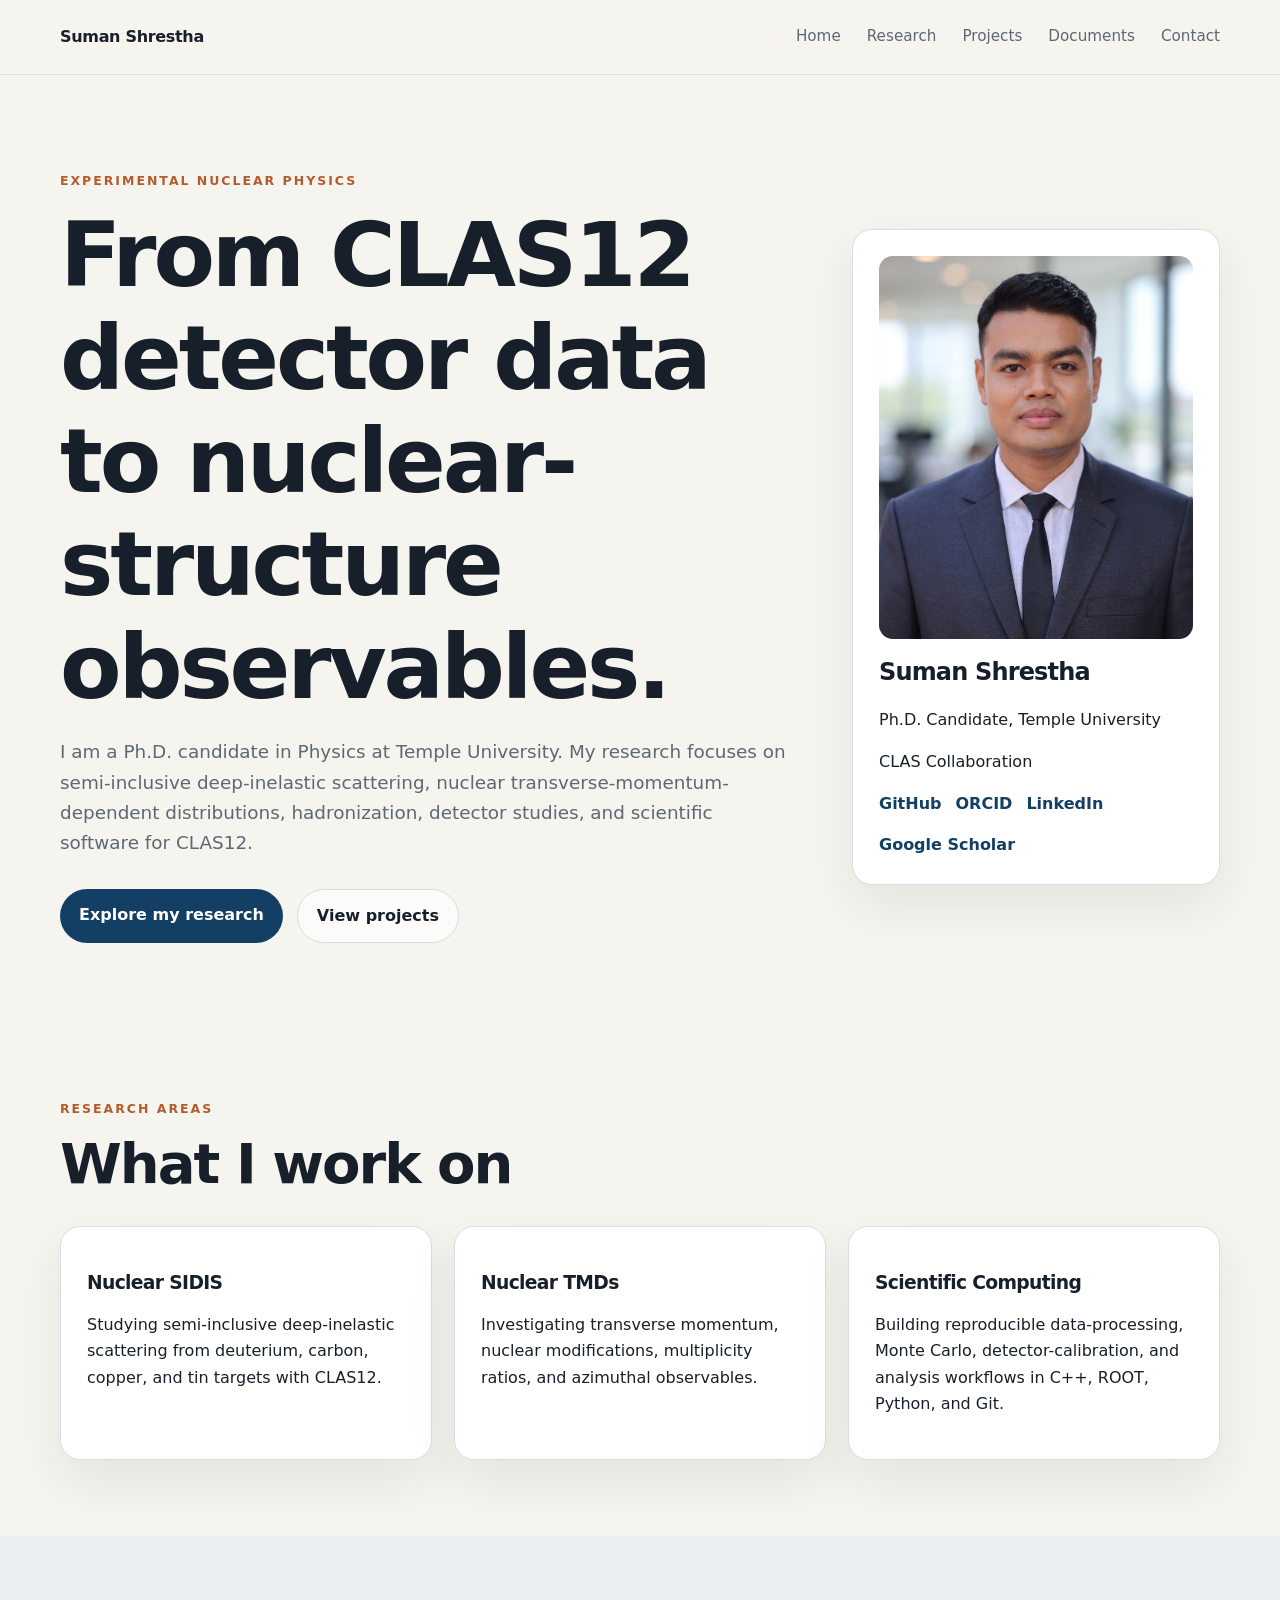
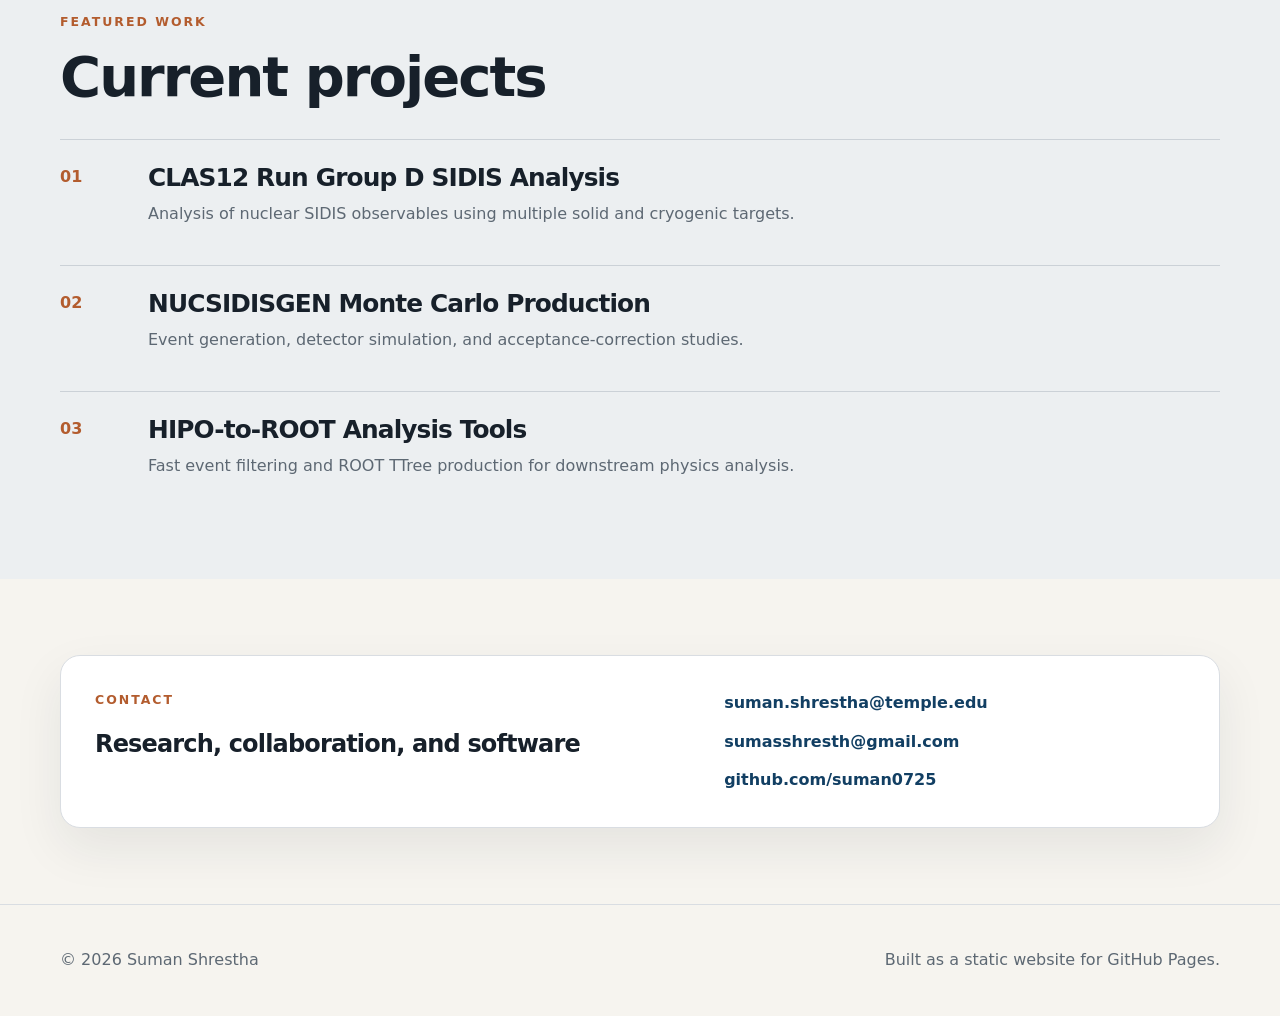
<file: index.html>
<!DOCTYPE html>
<html lang="en">
<head>
  <meta charset="UTF-8" />
  <meta name="viewport" content="width=device-width, initial-scale=1.0" />
  <meta name="description" content="Suman Shrestha — Experimental Nuclear Physics, CLAS12, SIDIS, and scientific computing." />
  <title>Suman Shrestha | Experimental Nuclear Physics</title>
  <link rel="stylesheet" href="style.css" />
  <script defer src="script.js"></script>
</head>
<body>
  <header class="site-header">
    <div class="container nav-wrap">
      <a class="brand" href="index.html">Suman Shrestha</a>
      <button class="menu-button" aria-label="Open navigation" aria-expanded="false">☰</button>
      <nav class="nav-links">
        <a href="index.html">Home</a>
        <a href="research.html">Research</a>
        <a href="projects.html">Projects</a>
        <a href="documents.html">Documents</a>
        <a href="#contact">Contact</a>
      </nav>
    </div>
  </header>

  <main>
    <section class="hero">
      <div class="container hero-grid">
        <div>
          <p class="eyebrow">Experimental Nuclear Physics</p>
          <h1>From CLAS12 detector data to nuclear-structure observables.</h1>
          <p class="hero-text">
            I am a Ph.D. candidate in Physics at Temple University. My research focuses on
            semi-inclusive deep-inelastic scattering, nuclear transverse-momentum-dependent
            distributions, hadronization, detector studies, and scientific software for CLAS12.
          </p>
          <div class="button-row">
            <a class="button primary" href="research.html">Explore my research</a>
            <a class="button secondary" href="projects.html">View projects</a>
          </div>
        </div>

        <aside class="profile-card">
          <img class="profile-photo" src="profile.png" alt="Suman Shrestha">
	  <h2>Suman Shrestha</h2>
          <p>Ph.D. Candidate, Temple University</p>
          <p>CLAS Collaboration</p>
          <div class="profile-links">
            <a href="https://github.com/suman0725" target="_blank" rel="noopener">GitHub</a>
  	    <a href="https://orcid.org/0009-0006-7905-6278" target="_blank" rel="noopener">ORCID</a>
  	    <a href="https://www.linkedin.com/in/sumanshrestha1995/" target="_blank" rel="noopener">LinkedIn</a>
  	    <a href="https://scholar.google.com/citations?user=LTWKIpQAAAAJ&hl=en" target="_blank" rel="noopener">Google Scholar</a>
          </div>
        </aside>
      </div>
    </section>

    <section class="section">
      <div class="container">
        <p class="eyebrow">Research areas</p>
        <h2 class="section-title">What I work on</h2>
        <div class="card-grid">
          <article class="card">
            <h3>Nuclear SIDIS</h3>
            <p>
              Studying semi-inclusive deep-inelastic scattering from deuterium, carbon,
              copper, and tin targets with CLAS12.
            </p>
          </article>
          <article class="card">
            <h3>Nuclear TMDs</h3>
            <p>
              Investigating transverse momentum, nuclear modifications, multiplicity ratios,
              and azimuthal observables.
            </p>
          </article>
          <article class="card">
            <h3>Scientific Computing</h3>
            <p>
              Building reproducible data-processing, Monte Carlo, detector-calibration, and
              analysis workflows in C++, ROOT, Python, and Git.
            </p>
          </article>
        </div>
      </div>
    </section>

    <section class="section alt">
      <div class="container">
        <p class="eyebrow">Featured work</p>
        <h2 class="section-title">Current projects</h2>
        <div class="feature-list">
          <a class="feature-item" href="projects.html#rgd">
            <span>01</span>
            <div>
              <h3>CLAS12 Run Group D SIDIS Analysis</h3>
              <p>Analysis of nuclear SIDIS observables using multiple solid and cryogenic targets.</p>
            </div>
          </a>
          <a class="feature-item" href="projects.html#mc">
            <span>02</span>
            <div>
              <h3>NUCSIDISGEN Monte Carlo Production</h3>
              <p>Event generation, detector simulation, and acceptance-correction studies.</p>
            </div>
          </a>
          <a class="feature-item" href="projects.html#software">
            <span>03</span>
            <div>
              <h3>HIPO-to-ROOT Analysis Tools</h3>
              <p>Fast event filtering and ROOT TTree production for downstream physics analysis.</p>
            </div>
          </a>
        </div>
      </div>
    </section>

    <section class="section" id="contact">
      <div class="container contact-box">
        <div>
          <p class="eyebrow">Contact</p>
          <h2>Research, collaboration, and software</h2>
        </div>
        <div class="contact-links">
          <a href="mailto:suman.shrestha@temple.edu">suman.shrestha@temple.edu</a>
          <a href="mailto:sumasshresth@gmail.com">sumasshresth@gmail.com</a>
          <a href="https://github.com/suman0725" target="_blank" rel="noopener">github.com/suman0725</a>
        </div>
      </div>
    </section>
  </main>

  <footer class="site-footer">
    <div class="container footer-wrap">
      <p>© <span id="year"></span> Suman Shrestha</p>
      <p>Built as a static website for GitHub Pages.</p>
    </div>
  </footer>
</body>
</html>
</file>
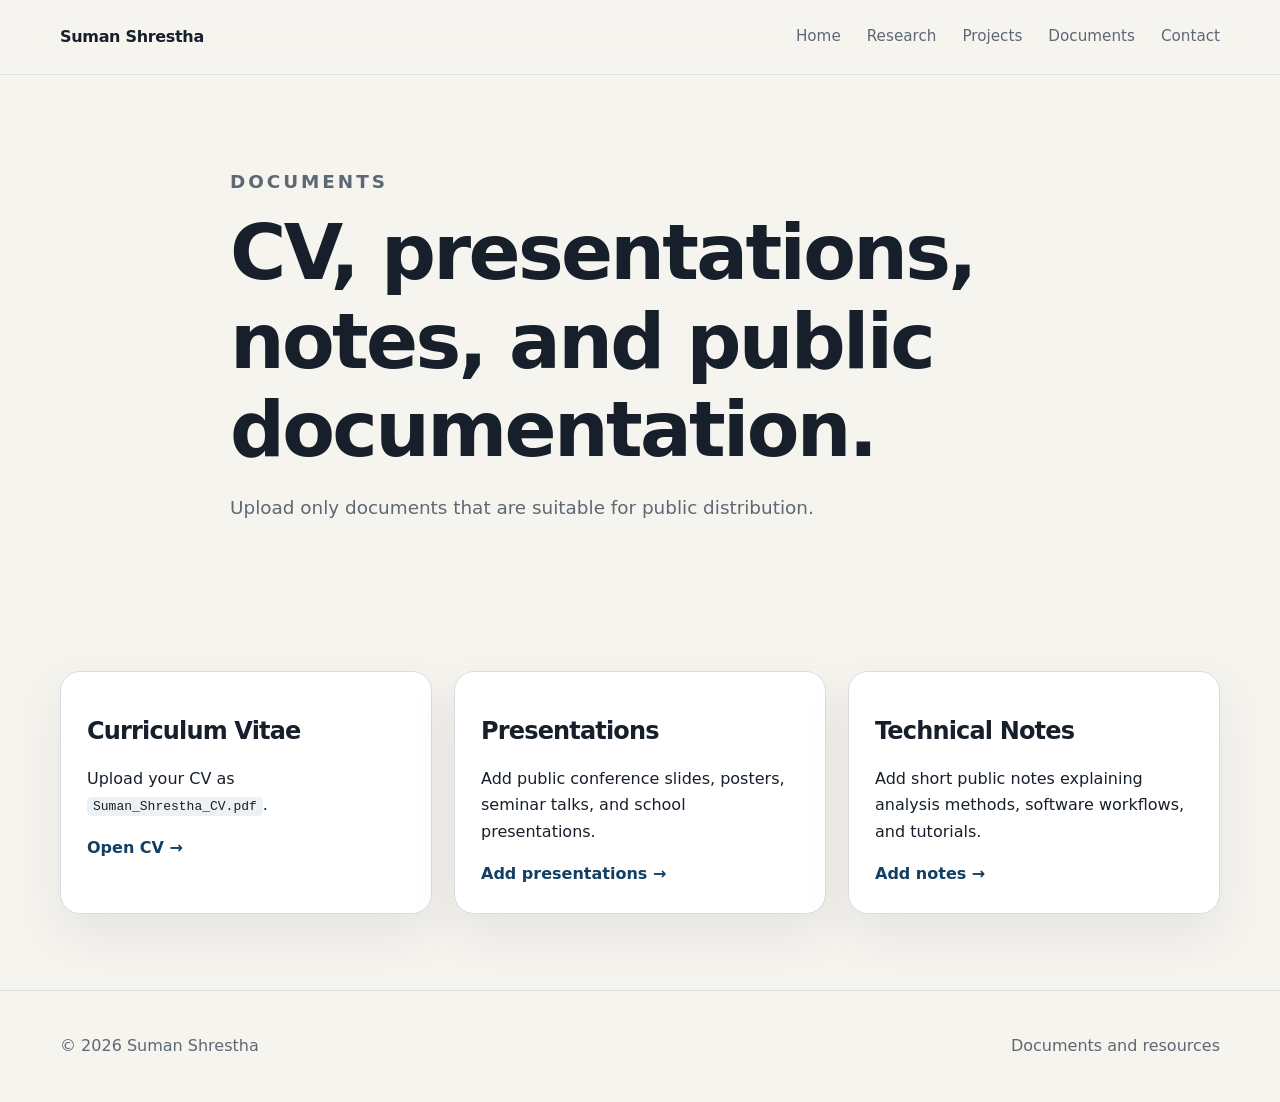
<file: documents.html>
<!DOCTYPE html>
<html lang="en">
<head>
  <meta charset="UTF-8" />
  <meta name="viewport" content="width=device-width, initial-scale=1.0" />
  <title>Documents | Suman Shrestha</title>
  <link rel="stylesheet" href="style.css" />
  <script defer src="script.js"></script>
</head>
<body>
  <header class="site-header">
    <div class="container nav-wrap">
      <a class="brand" href="index.html">Suman Shrestha</a>
      <button class="menu-button" aria-label="Open navigation" aria-expanded="false">☰</button>
      <nav class="nav-links">
        <a href="index.html">Home</a>
        <a href="research.html">Research</a>
        <a href="projects.html">Projects</a>
        <a href="documents.html">Documents</a>
        <a href="index.html#contact">Contact</a>
      </nav>
    </div>
  </header>

  <main>
    <section class="page-hero">
      <div class="container narrow">
        <p class="eyebrow">Documents</p>
        <h1>CV, presentations, notes, and public documentation.</h1>
        <p>
          Upload only documents that are suitable for public distribution.
        </p>
      </div>
    </section>

    <section class="section">
      <div class="container card-grid">
        <article class="card">
          <h2>Curriculum Vitae</h2>
          <p>Upload your CV as <code>Suman_Shrestha_CV.pdf</code>.</p>
          <a class="text-link" href="Suman_Shrestha_CV.pdf">Open CV →</a>
        </article>

        <article class="card">
          <h2>Presentations</h2>
          <p>Add public conference slides, posters, seminar talks, and school presentations.</p>
          <a class="text-link" href="#">Add presentations →</a>
        </article>

        <article class="card">
          <h2>Technical Notes</h2>
          <p>Add short public notes explaining analysis methods, software workflows, and tutorials.</p>
          <a class="text-link" href="#">Add notes →</a>
        </article>
      </div>
    </section>
  </main>

  <footer class="site-footer">
    <div class="container footer-wrap">
      <p>© <span id="year"></span> Suman Shrestha</p>
      <p>Documents and resources</p>
    </div>
  </footer>
</body>
</html>
</file>
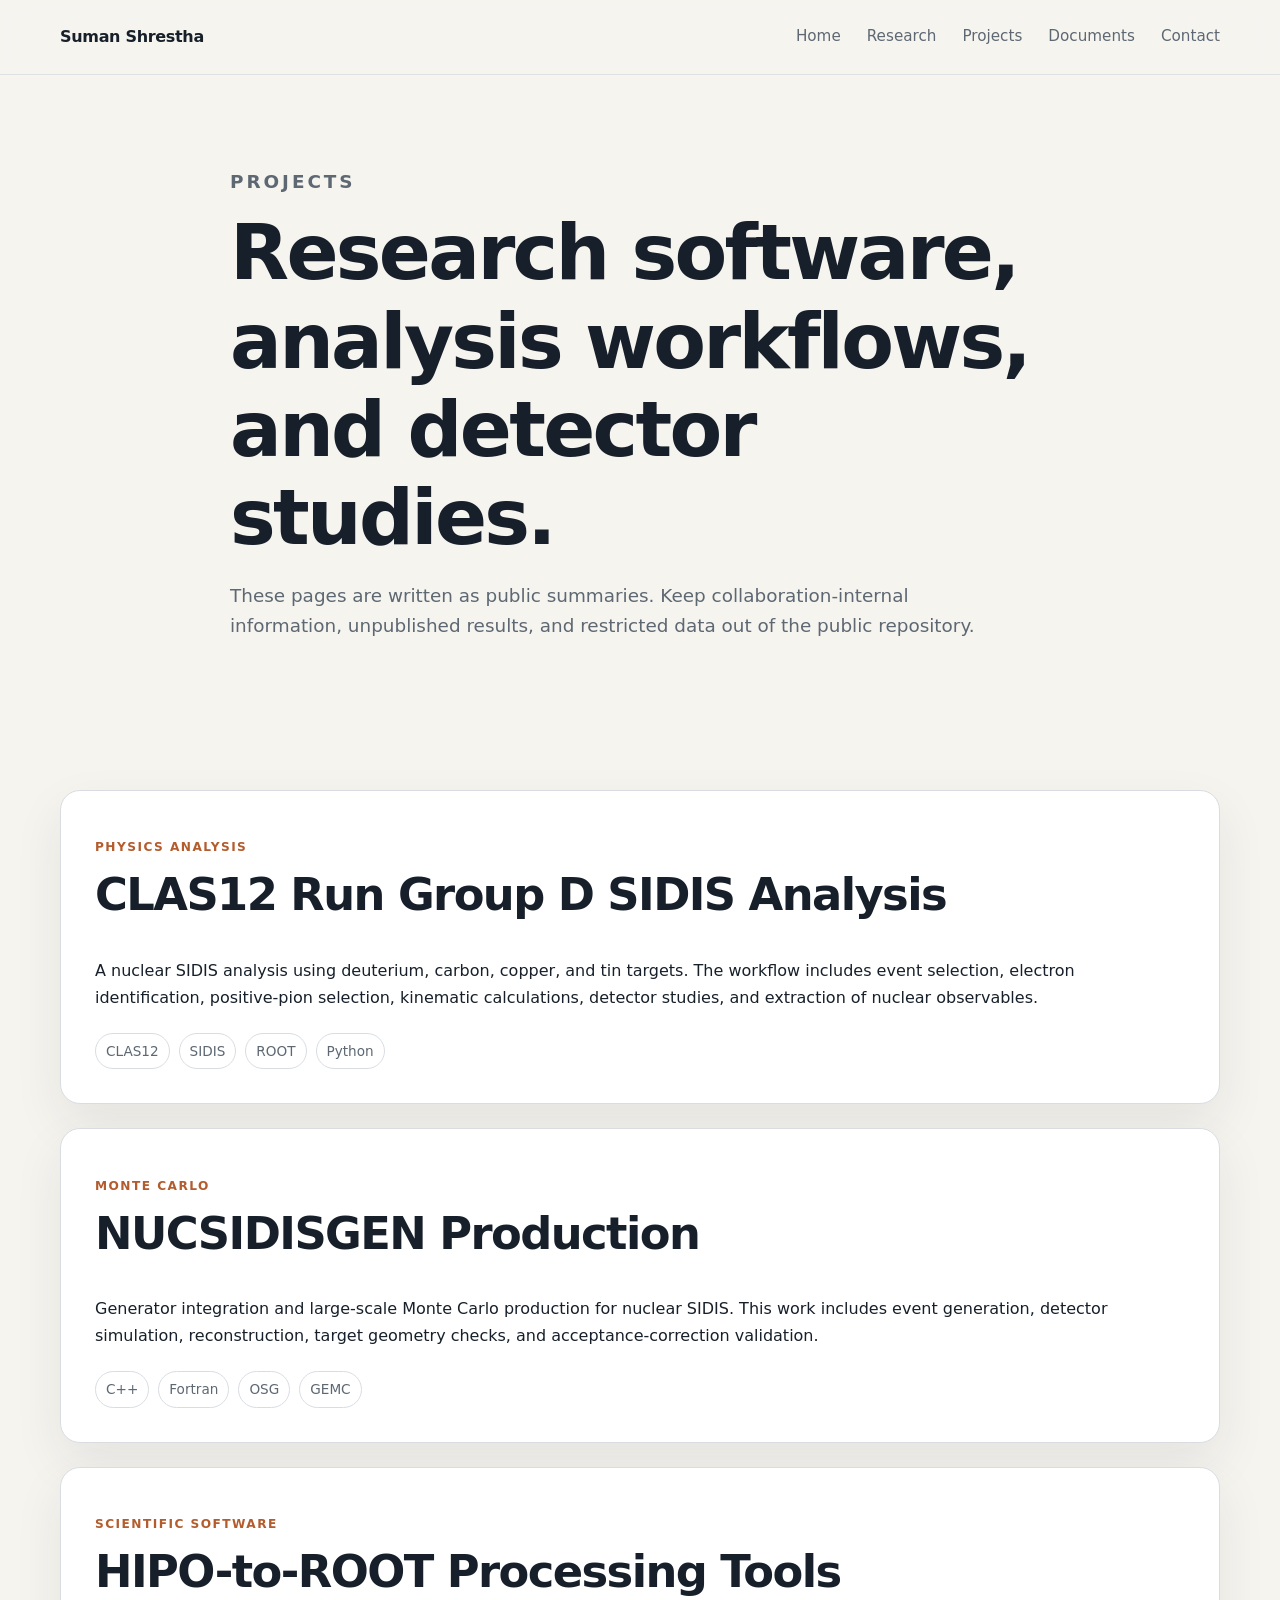
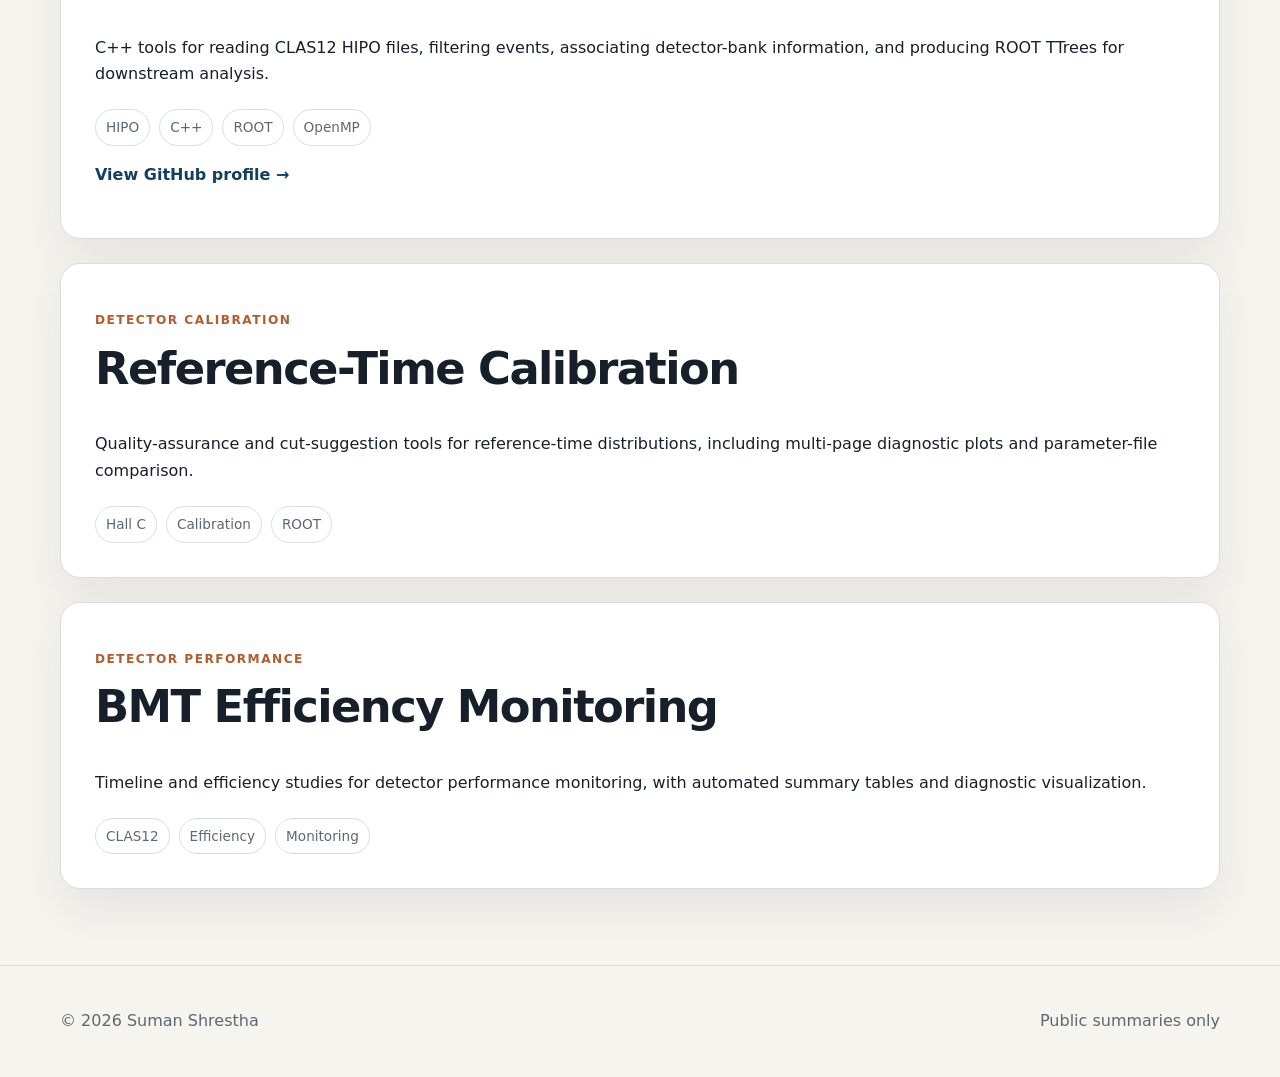
<file: projects.html>
<!DOCTYPE html>
<html lang="en">
<head>
  <meta charset="UTF-8" />
  <meta name="viewport" content="width=device-width, initial-scale=1.0" />
  <title>Projects | Suman Shrestha</title>
  <link rel="stylesheet" href="style.css" />
  <script defer src="script.js"></script>
</head>
<body>
  <header class="site-header">
    <div class="container nav-wrap">
      <a class="brand" href="index.html">Suman Shrestha</a>
      <button class="menu-button" aria-label="Open navigation" aria-expanded="false">☰</button>
      <nav class="nav-links">
        <a href="index.html">Home</a>
        <a href="research.html">Research</a>
        <a href="projects.html">Projects</a>
        <a href="documents.html">Documents</a>
        <a href="index.html#contact">Contact</a>
      </nav>
    </div>
  </header>

  <main>
    <section class="page-hero">
      <div class="container narrow">
        <p class="eyebrow">Projects</p>
        <h1>Research software, analysis workflows, and detector studies.</h1>
        <p>
          These pages are written as public summaries. Keep collaboration-internal information,
          unpublished results, and restricted data out of the public repository.
        </p>
      </div>
    </section>

    <section class="section">
      <div class="container project-stack">
        <article class="project-panel" id="rgd">
          <p class="project-label">Physics analysis</p>
          <h2>CLAS12 Run Group D SIDIS Analysis</h2>
          <p>
            A nuclear SIDIS analysis using deuterium, carbon, copper, and tin targets. The
            workflow includes event selection, electron identification, positive-pion selection,
            kinematic calculations, detector studies, and extraction of nuclear observables.
          </p>
          <div class="tag-row">
            <span>CLAS12</span><span>SIDIS</span><span>ROOT</span><span>Python</span>
          </div>
        </article>

        <article class="project-panel" id="mc">
          <p class="project-label">Monte Carlo</p>
          <h2>NUCSIDISGEN Production</h2>
          <p>
            Generator integration and large-scale Monte Carlo production for nuclear SIDIS.
            This work includes event generation, detector simulation, reconstruction, target
            geometry checks, and acceptance-correction validation.
          </p>
          <div class="tag-row">
            <span>C++</span><span>Fortran</span><span>OSG</span><span>GEMC</span>
          </div>
        </article>

        <article class="project-panel" id="software">
          <p class="project-label">Scientific software</p>
          <h2>HIPO-to-ROOT Processing Tools</h2>
          <p>
            C++ tools for reading CLAS12 HIPO files, filtering events, associating detector-bank
            information, and producing ROOT TTrees for downstream analysis.
          </p>
          <div class="tag-row">
            <span>HIPO</span><span>C++</span><span>ROOT</span><span>OpenMP</span>
          </div>
          <p class="project-link">
            <a href="https://github.com/suman0725" target="_blank" rel="noopener">View GitHub profile →</a>
          </p>
        </article>

        <article class="project-panel">
          <p class="project-label">Detector calibration</p>
          <h2>Reference-Time Calibration</h2>
          <p>
            Quality-assurance and cut-suggestion tools for reference-time distributions,
            including multi-page diagnostic plots and parameter-file comparison.
          </p>
          <div class="tag-row">
            <span>Hall C</span><span>Calibration</span><span>ROOT</span>
          </div>
        </article>

        <article class="project-panel">
          <p class="project-label">Detector performance</p>
          <h2>BMT Efficiency Monitoring</h2>
          <p>
            Timeline and efficiency studies for detector performance monitoring, with automated
            summary tables and diagnostic visualization.
          </p>
          <div class="tag-row">
            <span>CLAS12</span><span>Efficiency</span><span>Monitoring</span>
          </div>
        </article>
      </div>
    </section>
  </main>

  <footer class="site-footer">
    <div class="container footer-wrap">
      <p>© <span id="year"></span> Suman Shrestha</p>
      <p>Public summaries only</p>
    </div>
  </footer>
</body>
</html>
</file>
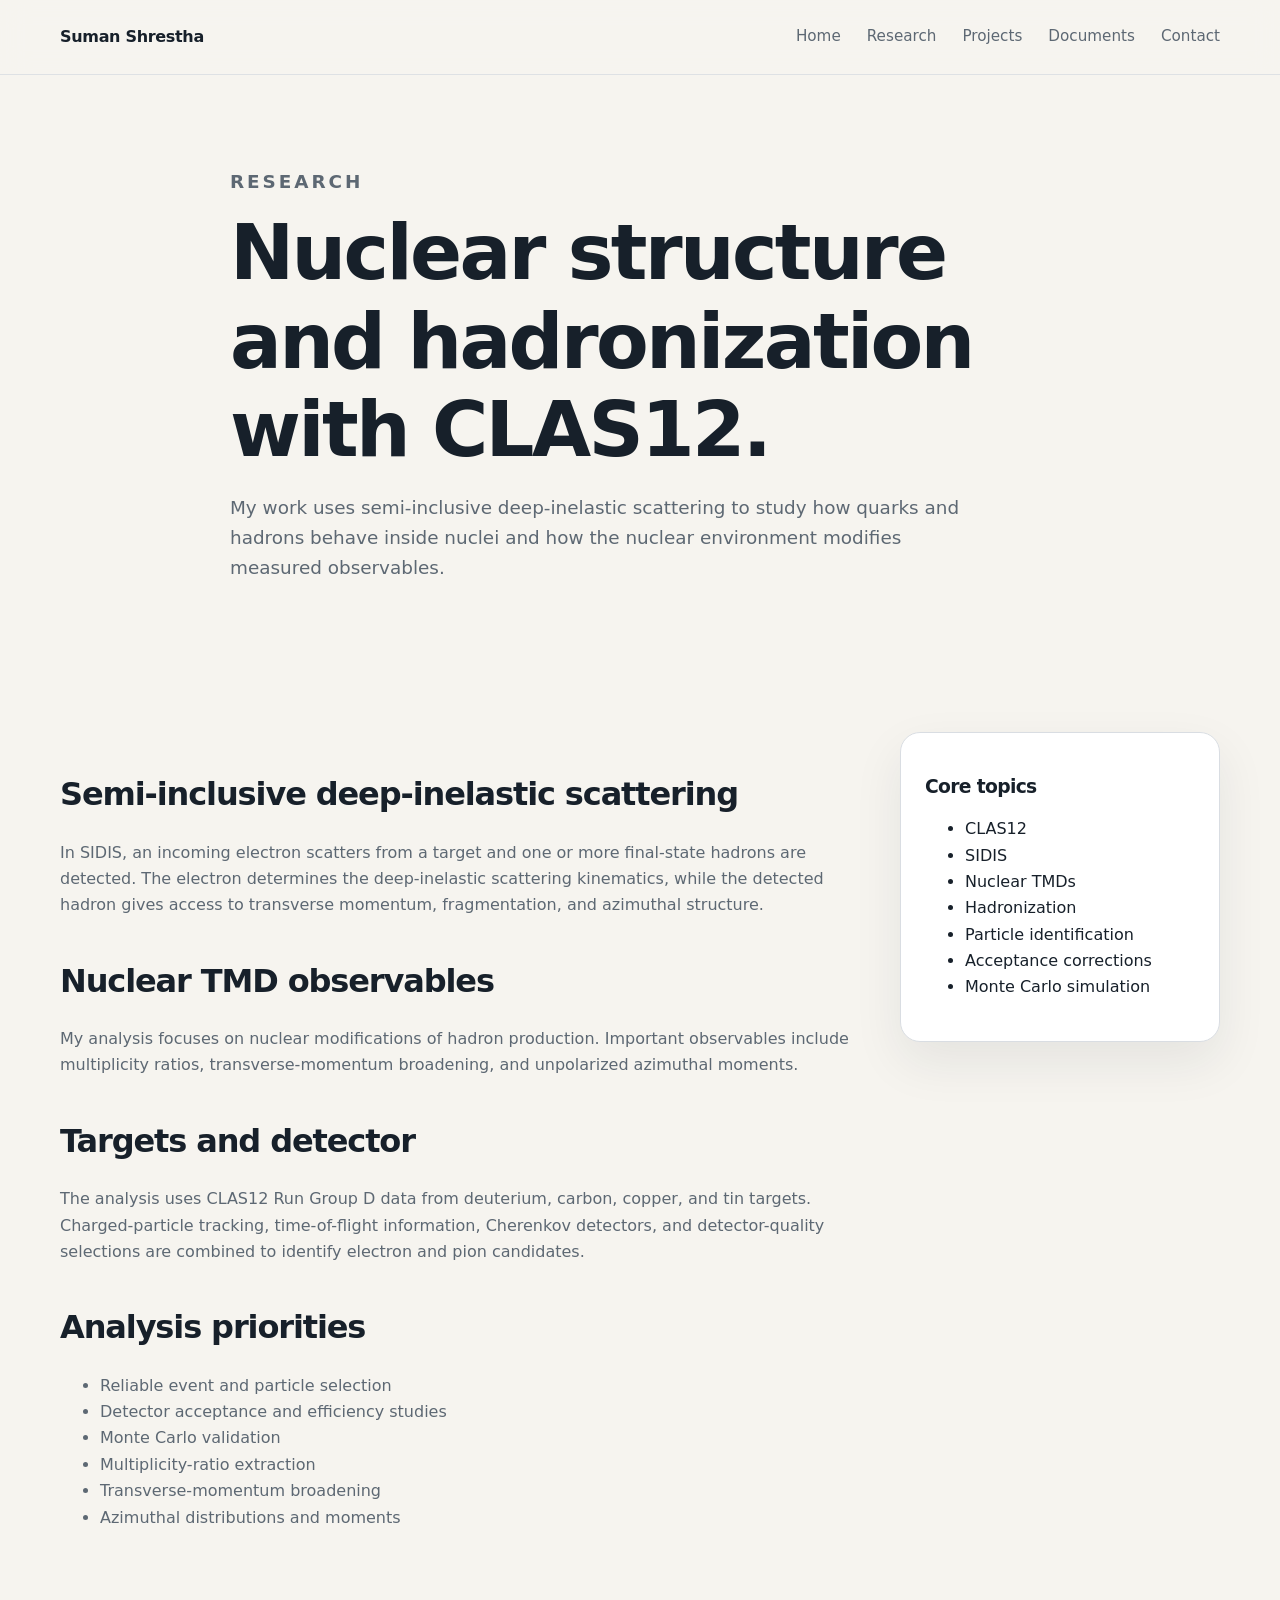
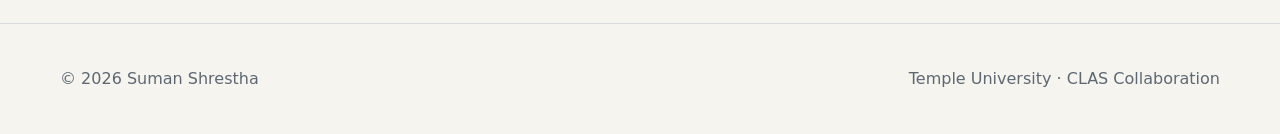
<file: research.html>
<!DOCTYPE html>
<html lang="en">
<head>
  <meta charset="UTF-8" />
  <meta name="viewport" content="width=device-width, initial-scale=1.0" />
  <title>Research | Suman Shrestha</title>
  <link rel="stylesheet" href="style.css" />
  <script defer src="script.js"></script>
</head>
<body>
  <header class="site-header">
    <div class="container nav-wrap">
      <a class="brand" href="index.html">Suman Shrestha</a>
      <button class="menu-button" aria-label="Open navigation" aria-expanded="false">☰</button>
      <nav class="nav-links">
        <a href="index.html">Home</a>
        <a href="research.html">Research</a>
        <a href="projects.html">Projects</a>
        <a href="documents.html">Documents</a>
        <a href="index.html#contact">Contact</a>
      </nav>
    </div>
  </header>

  <main>
    <section class="page-hero">
      <div class="container narrow">
        <p class="eyebrow">Research</p>
        <h1>Nuclear structure and hadronization with CLAS12.</h1>
        <p>
          My work uses semi-inclusive deep-inelastic scattering to study how quarks and hadrons
          behave inside nuclei and how the nuclear environment modifies measured observables.
        </p>
      </div>
    </section>

    <section class="section">
      <div class="container article-layout">
        <article class="prose">
          <h2>Semi-inclusive deep-inelastic scattering</h2>
          <p>
            In SIDIS, an incoming electron scatters from a target and one or more final-state
            hadrons are detected. The electron determines the deep-inelastic scattering
            kinematics, while the detected hadron gives access to transverse momentum,
            fragmentation, and azimuthal structure.
          </p>

          <h2>Nuclear TMD observables</h2>
          <p>
            My analysis focuses on nuclear modifications of hadron production. Important
            observables include multiplicity ratios, transverse-momentum broadening, and
            unpolarized azimuthal moments.
          </p>

          <h2>Targets and detector</h2>
          <p>
            The analysis uses CLAS12 Run Group D data from deuterium, carbon, copper, and tin
            targets. Charged-particle tracking, time-of-flight information, Cherenkov detectors,
            and detector-quality selections are combined to identify electron and pion candidates.
          </p>

          <h2>Analysis priorities</h2>
          <ul>
            <li>Reliable event and particle selection</li>
            <li>Detector acceptance and efficiency studies</li>
            <li>Monte Carlo validation</li>
            <li>Multiplicity-ratio extraction</li>
            <li>Transverse-momentum broadening</li>
            <li>Azimuthal distributions and moments</li>
          </ul>
        </article>

        <aside class="sidebar-card">
          <h3>Core topics</h3>
          <ul>
            <li>CLAS12</li>
            <li>SIDIS</li>
            <li>Nuclear TMDs</li>
            <li>Hadronization</li>
            <li>Particle identification</li>
            <li>Acceptance corrections</li>
            <li>Monte Carlo simulation</li>
          </ul>
        </aside>
      </div>
    </section>
  </main>

  <footer class="site-footer">
    <div class="container footer-wrap">
      <p>© <span id="year"></span> Suman Shrestha</p>
      <p>Temple University · CLAS Collaboration</p>
    </div>
  </footer>
</body>
</html>
</file>
<file: style.css>
:root {
  --bg: #f6f4ef;
  --surface: #ffffff;
  --text: #17202a;
  --muted: #5d6873;
  --accent: #123f63;
  --accent-2: #b35c2e;
  --border: #d9dde2;
  --shadow: 0 20px 50px rgba(27, 38, 49, 0.08);
  --radius: 20px;
  --max: 1160px;
}

* {
  box-sizing: border-box;
}

html {
  scroll-behavior: smooth;
}

body {
  margin: 0;
  font-family: Inter, ui-sans-serif, system-ui, -apple-system, BlinkMacSystemFont, "Segoe UI", sans-serif;
  color: var(--text);
  background: var(--bg);
  line-height: 1.65;
}

a {
  color: inherit;
}

.container {
  width: min(calc(100% - 40px), var(--max));
  margin: 0 auto;
}

.narrow {
  max-width: 820px;
}

.site-header {
  position: sticky;
  top: 0;
  z-index: 20;
  backdrop-filter: blur(14px);
  background: rgba(246, 244, 239, 0.88);
  border-bottom: 1px solid rgba(217, 221, 226, 0.8);
}

.nav-wrap {
  min-height: 74px;
  display: flex;
  align-items: center;
  justify-content: space-between;
}

.brand {
  text-decoration: none;
  font-weight: 800;
  letter-spacing: -0.02em;
}

.nav-links {
  display: flex;
  gap: 26px;
  align-items: center;
}

.nav-links a {
  text-decoration: none;
  color: var(--muted);
  font-size: 0.95rem;
}

.nav-links a:hover {
  color: var(--accent);
}

.menu-button {
  display: none;
  background: none;
  border: 0;
  font-size: 1.5rem;
}

.hero {
  padding: 96px 0 80px;
}

.hero-grid {
  display: grid;
  grid-template-columns: 1.5fr 0.75fr;
  gap: 56px;
  align-items: center;
}

.eyebrow {
  margin: 0 0 12px;
  color: var(--accent-2);
  font-size: 0.78rem;
  font-weight: 800;
  letter-spacing: 0.16em;
  text-transform: uppercase;
}

h1, h2, h3 {
  line-height: 1.15;
  letter-spacing: -0.035em;
}

h1 {
  margin: 0;
  font-size: clamp(2.8rem, 7vw, 5.8rem);
  max-width: 920px;
}

.hero-text,
.page-hero p {
  max-width: 760px;
  color: var(--muted);
  font-size: 1.15rem;
}

.button-row {
  display: flex;
  flex-wrap: wrap;
  gap: 14px;
  margin-top: 30px;
}

.button {
  display: inline-block;
  padding: 13px 19px;
  border-radius: 999px;
  text-decoration: none;
  font-weight: 700;
}

.button.primary {
  background: var(--accent);
  color: white;
}

.button.secondary {
  border: 1px solid var(--border);
  background: rgba(255, 255, 255, 0.65);
}

.profile-card,
.sidebar-card,
.card,
.project-panel,
.contact-box {
  background: var(--surface);
  border: 1px solid var(--border);
  box-shadow: var(--shadow);
  border-radius: var(--radius);
}

.profile-card {
  padding: 26px;
}

.photo-placeholder {
  min-height: 260px;
  display: grid;
  place-items: center;
  border-radius: 14px;
  background: linear-gradient(145deg, #dfe8ef, #f1e7dc);
  color: var(--muted);
  font-weight: 700;
}

.profile-links {
  display: flex;
  gap: 14px;
  flex-wrap: wrap;
}

.profile-links a,
.text-link,
.project-link a,
.contact-links a {
  color: var(--accent);
  font-weight: 700;
  text-decoration: none;
}

.section {
  padding: 76px 0;
}

.section.alt {
  background: #eceff1;
}

.section-title {
  font-size: clamp(2rem, 5vw, 3.5rem);
  margin: 0 0 30px;
}

.card-grid {
  display: grid;
  grid-template-columns: repeat(3, 1fr);
  gap: 22px;
}

.card {
  padding: 26px;
}

.feature-list {
  display: grid;
  gap: 14px;
}

.feature-item {
  display: grid;
  grid-template-columns: 70px 1fr;
  gap: 18px;
  align-items: start;
  padding: 24px 0;
  color: inherit;
  text-decoration: none;
  border-top: 1px solid #cbd1d7;
}

.feature-item span {
  color: var(--accent-2);
  font-weight: 800;
}

.feature-item h3 {
  margin: 0 0 8px;
  font-size: 1.55rem;
}

.feature-item p {
  margin: 0;
  color: var(--muted);
}

.contact-box {
  padding: 34px;
  display: grid;
  grid-template-columns: 1.3fr 1fr;
  gap: 30px;
}

.contact-links {
  display: flex;
  flex-direction: column;
  gap: 12px;
  justify-content: center;
}

.page-hero {
  padding: 92px 0 54px;
}

.page-hero h1 {
  font-size: clamp(2.5rem, 6vw, 5rem);
}

.article-layout {
  display: grid;
  grid-template-columns: minmax(0, 1fr) 320px;
  gap: 48px;
  align-items: start;
}

.prose h2 {
  margin-top: 44px;
  font-size: 2rem;
}

.prose p,
.prose li {
  color: var(--muted);
}

.sidebar-card {
  padding: 24px;
  position: sticky;
  top: 98px;
}

.project-stack {
  display: grid;
  gap: 24px;
}

.project-panel {
  padding: 34px;
}

.project-panel h2 {
  font-size: clamp(1.8rem, 4vw, 2.8rem);
  margin-top: 0;
}

.project-label {
  color: var(--accent-2);
  text-transform: uppercase;
  letter-spacing: 0.12em;
  font-size: 0.76rem;
  font-weight: 800;
}

.tag-row {
  display: flex;
  flex-wrap: wrap;
  gap: 9px;
  margin-top: 22px;
}

.tag-row span {
  border: 1px solid var(--border);
  border-radius: 999px;
  padding: 6px 10px;
  color: var(--muted);
  font-size: 0.85rem;
}

.site-footer {
  border-top: 1px solid var(--border);
  padding: 26px 0;
  color: var(--muted);
}

.footer-wrap {
  display: flex;
  justify-content: space-between;
  gap: 20px;
}

code {
  background: #eef1f3;
  padding: 2px 6px;
  border-radius: 5px;
}

@media (max-width: 850px) {
  .hero-grid,
  .article-layout,
  .contact-box,
  .card-grid {
    grid-template-columns: 1fr;
  }

  .menu-button {
    display: block;
  }

  .nav-links {
    display: none;
    position: absolute;
    top: 74px;
    left: 20px;
    right: 20px;
    flex-direction: column;
    align-items: flex-start;
    background: var(--surface);
    border: 1px solid var(--border);
    border-radius: 14px;
    padding: 18px;
    box-shadow: var(--shadow);
  }

  .nav-links.open {
    display: flex;
  }

  .sidebar-card {
    position: static;
  }
}

@media (max-width: 560px) {
  .container {
    width: min(calc(100% - 24px), var(--max));
  }

  .hero,
  .page-hero {
    padding-top: 64px;
  }

  .section {
    padding: 54px 0;
  }

  .footer-wrap {
    flex-direction: column;
  }
}
.profile-photo {
  width: 100%;
  display: block;
  border-radius: 14px;
  object-fit: cover;
}
</file>
